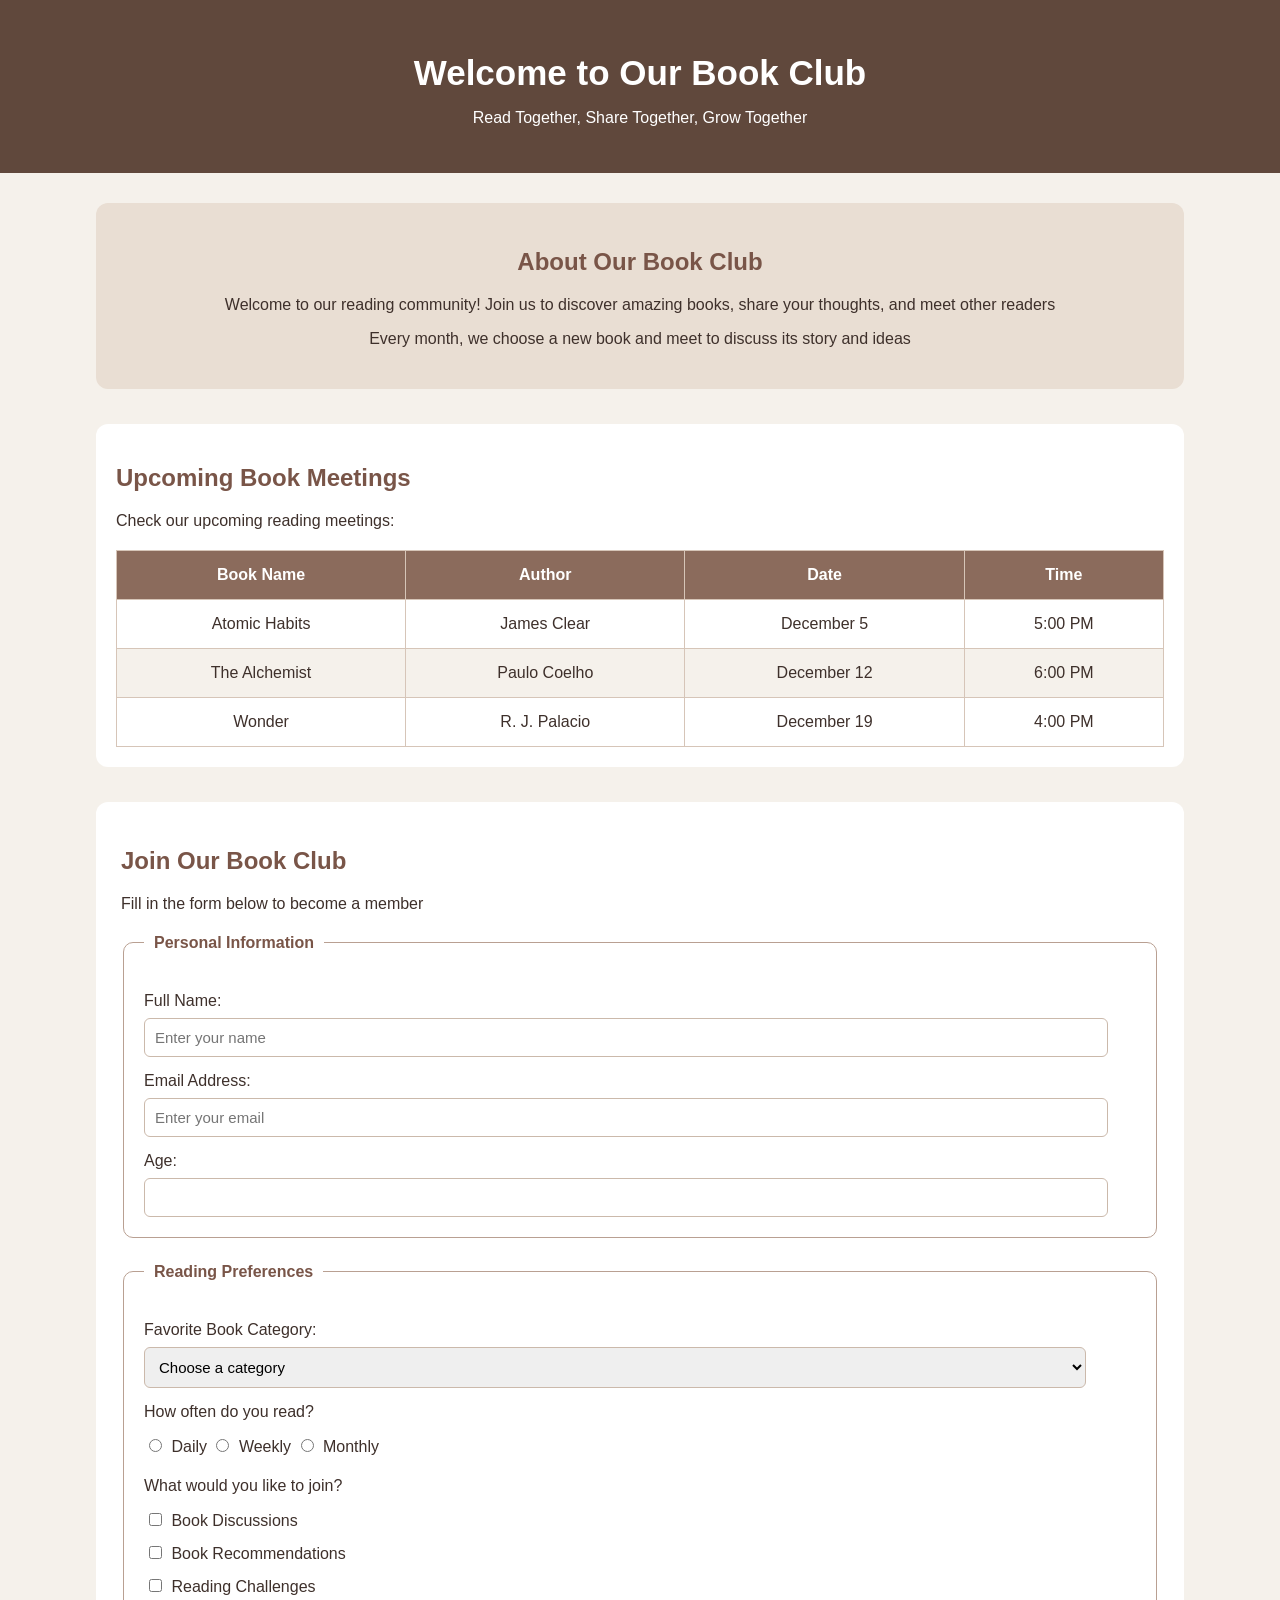
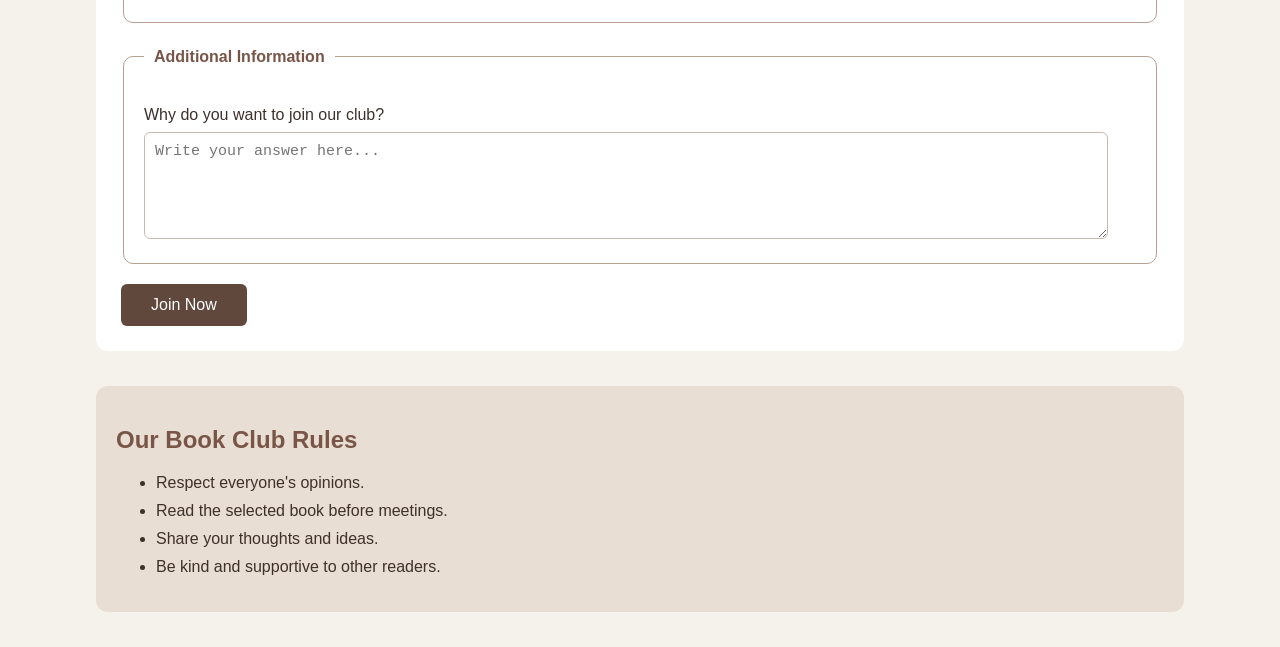
<file: book-club.html>
<!DOCTYPE html>
<html lang="en">

<head>
    <meta charset="UTF-8">
    <meta name="viewport" content="width=device-width, initial-scale=1.0">
    <title>Book Club</title>
    <link rel="stylesheet" href="club.css">

</head>

<body>

    <header>
        <h1>Welcome to Our Book Club</h1>
        <p>Read Together, Share Together, Grow Together</p>
    </header>

    <main>

        <section class="intro">

            <h2>About Our Book Club</h2>

            <p>
                Welcome to our reading community!
                Join us to discover amazing books,
                share your thoughts, and meet other readers
            </p>

            <p>
                Every month, we choose a new book
                and meet to discuss its story and ideas
            </p>

        </section>

        <section class="meeting-table">

            <h2>Upcoming Book Meetings</h2>

            <p>Check our upcoming reading meetings:</p>

            <table>

                <thead>
                    <tr>
                        <th>Book Name</th>
                        <th>Author</th>
                        <th>Date</th>
                        <th>Time</th>
                    </tr>
                </thead>

                <tbody>

                    <tr>
                        <td>Atomic Habits</td>
                        <td>James Clear</td>
                        <td>December 5</td>
                        <td>5:00 PM</td>
                    </tr>

                    <tr>
                        <td>The Alchemist</td>
                        <td>Paulo Coelho</td>
                        <td>December 12</td>
                        <td>6:00 PM</td>
                    </tr>

                    <tr>
                        <td>Wonder</td>
                        <td>R. J. Palacio</td>
                        <td>December 19</td>
                        <td>4:00 PM</td>
                    </tr>

                </tbody>

            </table>

        </section>

        <section class="join">

            <h2>Join Our Book Club</h2>
            <p>Fill in the form below to become a member</p>

            <form>
                <fieldset>

                    <legend>Personal Information</legend>

                    <label for="name">Full Name:</label>
                    <input type="text" id="name"
                           placeholder="Enter your name" required>

                    <label for="email">Email Address:</label>
                    <input type="email" id="email"
                           placeholder="Enter your email" required>

                    <label for="age">Age:</label>
                    <input type="number" id="age"
                           min="13" max="100">

                </fieldset>
                <fieldset>

                    <legend>Reading Preferences</legend>

                    <label for="category">
                        Favorite Book Category:
                    </label>

                    <select id="category" required>

                        <option value="">Choose a category</option>
                        <option>Romance</option>
                        <option>Mystery</option>
                        <option>Fantasy</option>
                        <option>Science Fiction</option>
                        <option>Self Development</option>

                    </select>

                    <label>How often do you read?</label>
                    <input type="radio" name="reading" value="daily">
                    Daily
                    <input type="radio" name="reading" value="weekly">
                    Weekly
                    <input type="radio" name="reading" value="monthly">
                    Monthly


                    <label>What would you like to join?</label>

                    <input type="checkbox" name="activity" value="meetings">
                    Book Discussions

                    <br>

                    <input type="checkbox" name="activity" value="recommendations">
                    Book Recommendations

                    <br>

                    <input type="checkbox" name="activity" value="reading">
                    Reading Challenges

                </fieldset>


                <fieldset>

                    <legend>Additional Information</legend>

                    <label for="reason">
                        Why do you want to join our club?
                    </label>

                    <textarea id="reason" rows="5"
                              placeholder="Write your answer here..."></textarea>

                </fieldset>

                <button type="submit">Join Now</button>

            </form>

        </section>

        <aside class="rules">

            <h2>Our Book Club Rules</h2>

            <ul>
                <li>Respect everyone's opinions.</li>
                <li>Read the selected book before meetings.</li>
                <li>Share your thoughts and ideas.</li>
                <li>Be kind and supportive to other readers.</li>
            </ul>

        </aside>

    </main>

</body>
</html>
</file>
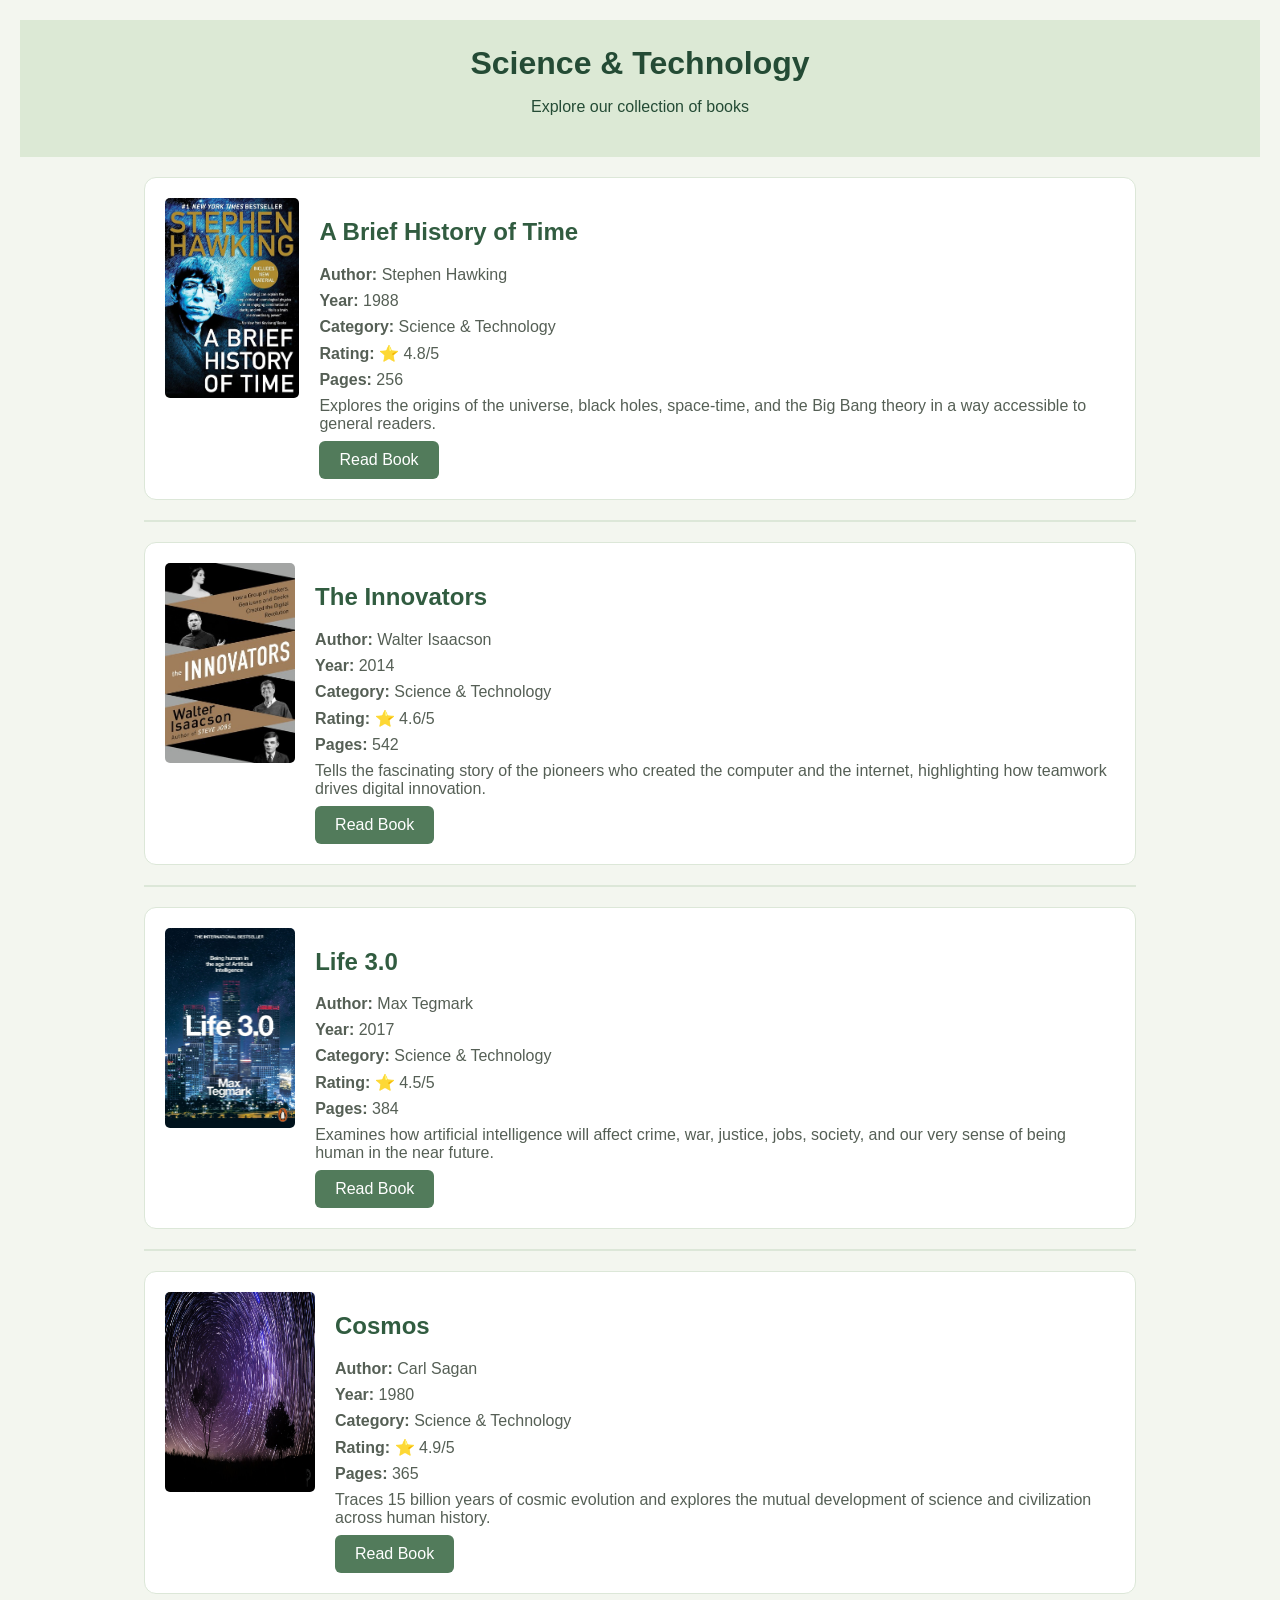
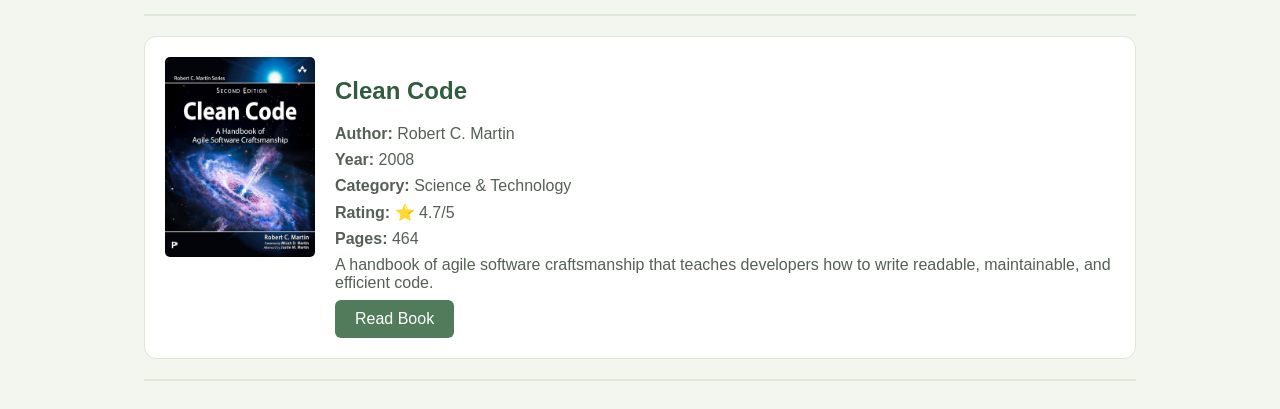
<file: tech.html>
<!DOCTYPE html>
<html lang="en">
<head>
    <meta charset="UTF-8">
    <meta name="viewport" content="width=device-width, initial-scale=1.0">
    <title>Science & Technology</title>
    <link rel="stylesheet" href="CSS-file/style.css">
</head>
<body>
   <header>
    <h1>Science & Technology</h1>
    <p>Explore our collection of books</p>
   </header>

   <main>

    <section class="Book">
        <img src="images/book1.jpeg" alt="A Brief History of Time">
        <div class="details">
            <h2>A Brief History of Time</h2>
                <p><strong>Author:</strong> Stephen Hawking</p>
                <p><strong>Year:</strong> 1988</p>
                <p><strong>Category:</strong> Science & Technology</p>
                <p><strong>Rating:</strong> ⭐ 4.8/5</p>
                <p><strong>Pages:</strong> 256</p>
                <p class="description">
                    Explores the origins of the universe, black holes, space-time, and the Big Bang theory in a way accessible to general readers.
                </p>
                <a href="###">Read Book</a>
        </div>
    </section>
    <hr>

    <section class="Book">
        <img src="images/book2.jpeg" alt="The Innovators">
        <div class="details">
            <h2>The Innovators</h2>
                <p><strong>Author:</strong> Walter Isaacson</p>
                <p><strong>Year:</strong> 2014</p>
                <p><strong>Category:</strong> Science & Technology</p>
                <p><strong>Rating:</strong> ⭐ 4.6/5</p>
                <p><strong>Pages:</strong> 542</p>
                <p class="description">
                    Tells the fascinating story of the pioneers who created the computer and the internet, highlighting how teamwork drives digital innovation.
                </p>
                <a href="###">Read Book</a>
        </div>
    </section>
    <hr>

    <section class="Book">
        <img src="images/book3.jpeg" alt="Life 3.0">
        <div class="details">
            <h2>Life 3.0</h2>
                <p><strong>Author:</strong> Max Tegmark</p>
                <p><strong>Year:</strong> 2017</p>
                <p><strong>Category:</strong> Science & Technology</p>
                <p><strong>Rating:</strong> ⭐ 4.5/5</p>
                <p><strong>Pages:</strong> 384</p>
                <p class="description">
                    Examines how artificial intelligence will affect crime, war, justice, jobs, society, and our very sense of being human in the near future.
                </p>
                <a href="###">Read Book</a>
        </div>
    </section>
    <hr>

    <section class="Book">
        <img src="images/book4.jpeg" alt="Cosmos">
        <div class="details">
            <h2>Cosmos</h2>
                <p><strong>Author:</strong> Carl Sagan</p>
                <p><strong>Year:</strong> 1980</p>
                <p><strong>Category:</strong> Science & Technology</p>
                <p><strong>Rating:</strong> ⭐ 4.9/5</p>
                <p><strong>Pages:</strong> 365</p>
                <p class="description">
                    Traces 15 billion years of cosmic evolution and explores the mutual development of science and civilization across human history.
                </p>
                <a href="###">Read Book</a>
        </div>
    </section>
    <hr>

    <section class="Book">
        <img src="images/book5.jpeg" alt="Clean Code">
        <div class="details">
            <h2>Clean Code</h2>
                <p><strong>Author:</strong> Robert C. Martin</p>
                <p><strong>Year:</strong> 2008</p>
                <p><strong>Category:</strong> Science & Technology</p>
                <p><strong>Rating:</strong> ⭐ 4.7/5</p>
                <p><strong>Pages:</strong> 464</p>
                <p class="description">
                    A handbook of agile software craftsmanship that teaches developers how to write readable, maintainable, and efficient code.
                </p>
                <a href="###">Read Book</a>
        </div>
    </section>
    <hr>

   </main>
    
</body>
</html>
</file>
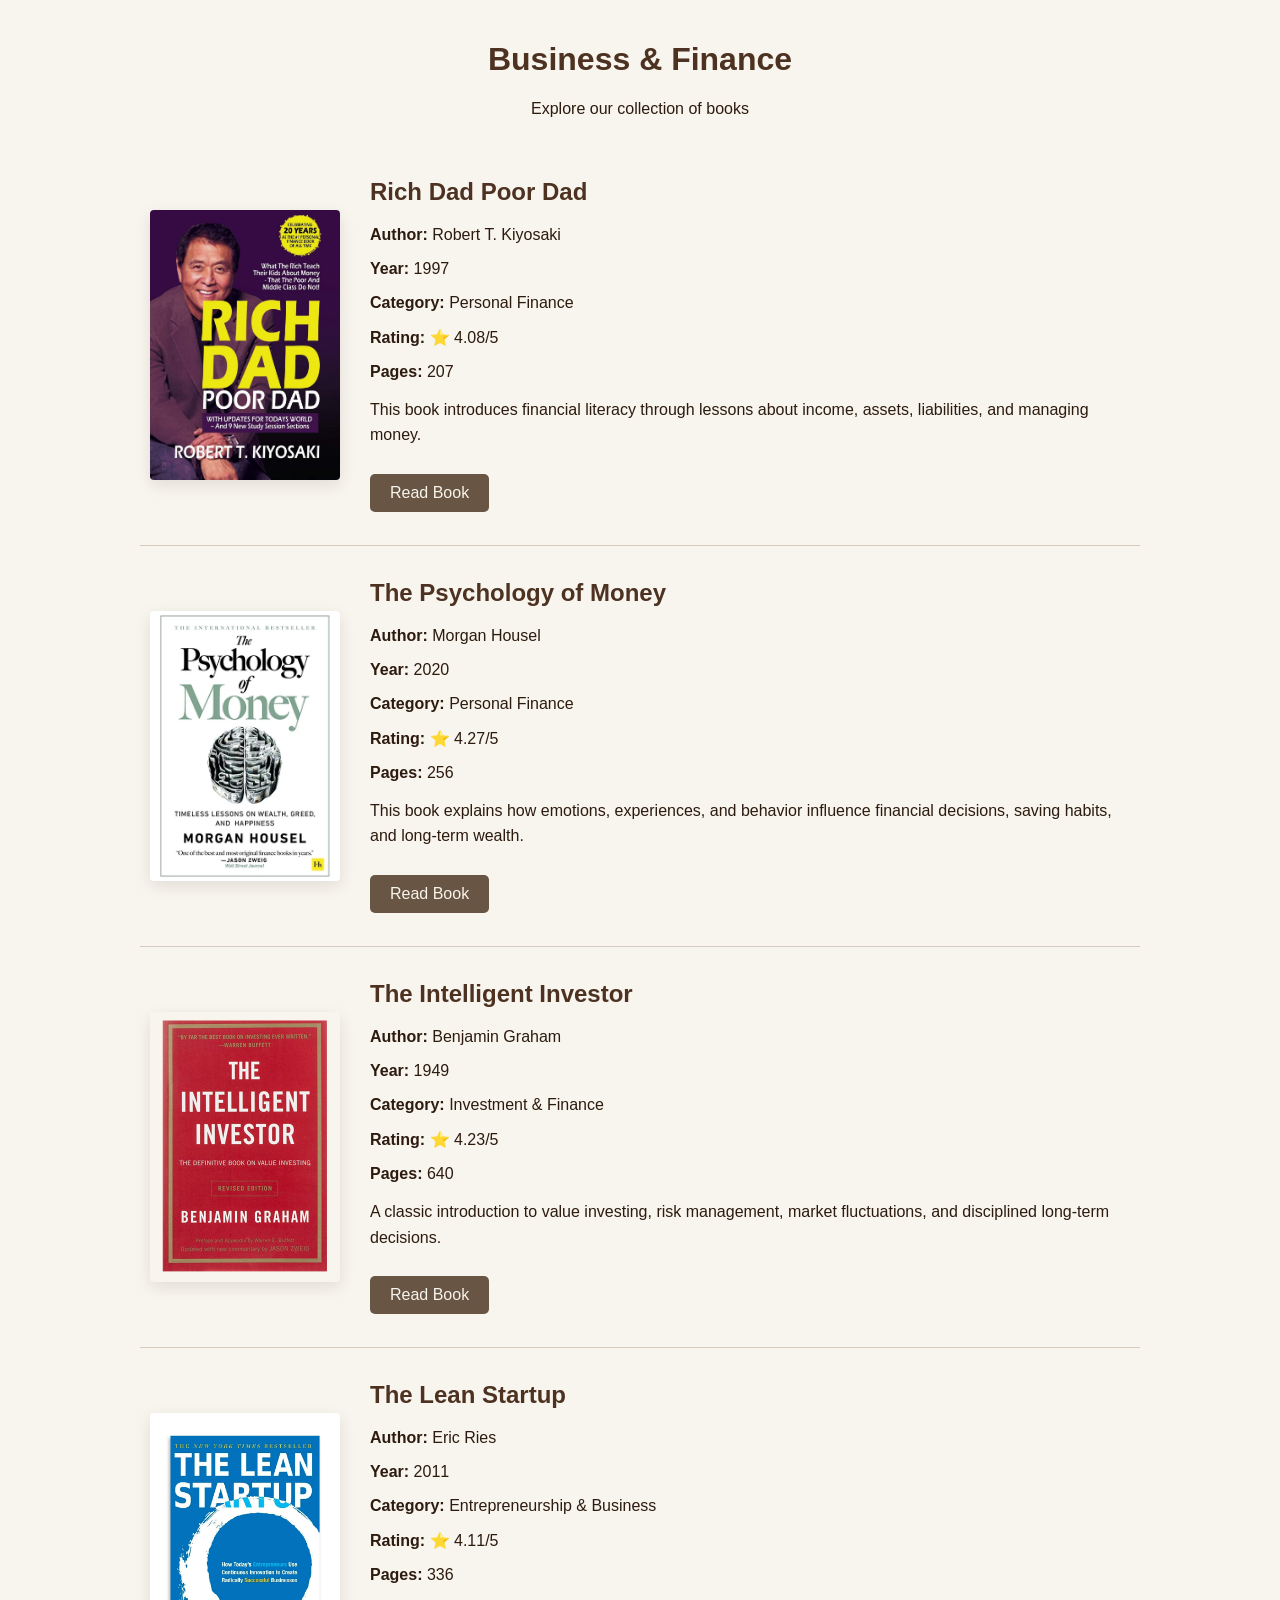
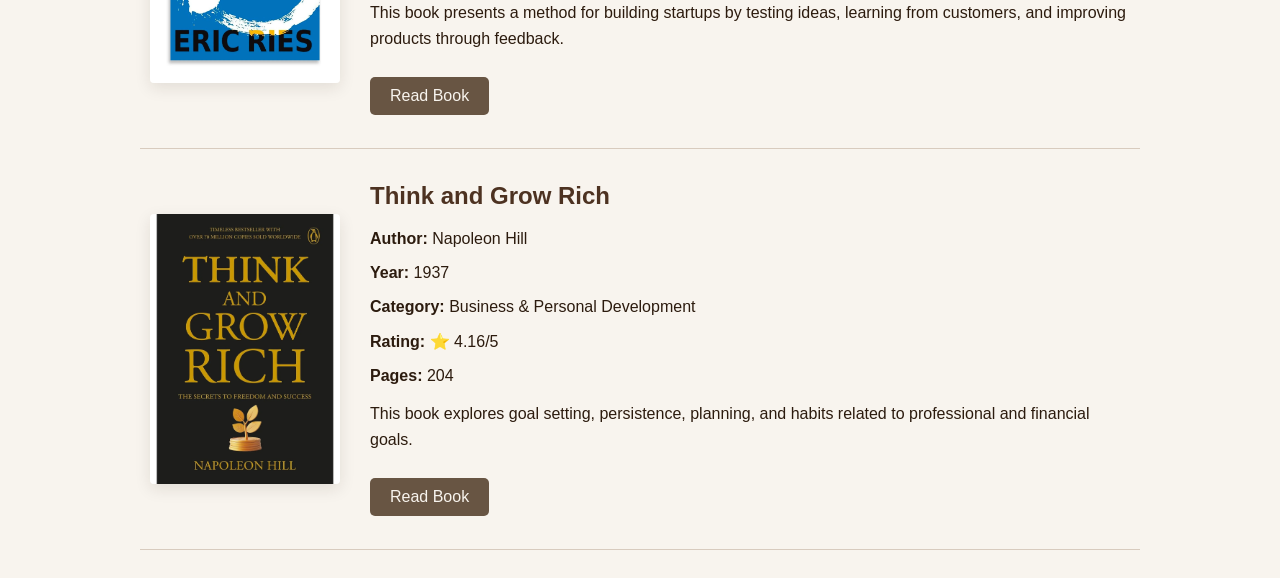
<file: pages/business-finance.html>
<!DOCTYPE html>
<html lang="en">
<head>
    <meta charset="UTF-8">
    <meta name="viewport" content="width=device-width, initial-scale=1.0">
    <title>Business & Finance</title>
    <link rel="stylesheet" href="business-finance.css">
</head>
<body>
   <header>
    <h1>Business & Finance</h1>
    <p>Explore our collection of books</p>
   </header>

   <main>

    <section class="Book">
        <img src="./Rich Dad Poor Dad.jpg" alt="Rich Dad Poor Dad">
        <div class="details">
            <h2>Rich Dad Poor Dad</h2>
                <p><strong>Author:</strong> Robert T. Kiyosaki</p>
                <p><strong>Year:</strong> 1997</p>
                <p><strong>Category:</strong> Personal Finance</p>
                <p><strong>Rating:</strong> ⭐ 4.08/5</p>
                <p><strong>Pages:</strong> 207</p>
                <p class="description">
                    This book introduces financial literacy through lessons about income,
                    assets, liabilities, and managing money.
                </p>
                <a href="https://www.richdad.com/products/books/rich-dad-poor-dad/" target="_blank" rel="noopener">Read Book</a>
        </div>

    </section>
    <hr>

     <section class="Book">
        <img src="./The Psychology of Money.webp" alt="The Psychology of Money">
        <div class="details">
            <h2>The Psychology of Money</h2>
                <p><strong>Author:</strong> Morgan Housel</p>
                <p><strong>Year:</strong> 2020</p>
                <p><strong>Category:</strong> Personal Finance</p>
                <p><strong>Rating:</strong> ⭐ 4.27/5</p>
                <p><strong>Pages:</strong> 256</p>
                <p class="description">
                    This book explains how emotions, experiences, and behavior influence
                    financial decisions, saving habits, and long-term wealth.
                </p>
                <a href="https://www.panmacmillan.com/authors/morgan-housel/the-psychology-of-money/9780857197689" target="_blank" rel="noopener">Read Book</a>
        </div>

    </section>
    <hr>

     <section class="Book">
        <img src="./The Intelligent Investor.webp" alt="The Intelligent Investor">
        <div class="details">
            <h2>The Intelligent Investor</h2>
                <p><strong>Author:</strong> Benjamin Graham</p>
                <p><strong>Year:</strong> 1949</p>
                <p><strong>Category:</strong> Investment & Finance</p>
                <p><strong>Rating:</strong> ⭐ 4.23/5</p>
                <p><strong>Pages:</strong> 640</p>
                <p class="description">
                    A classic introduction to value investing, risk management, market
                    fluctuations, and disciplined long-term decisions.
                </p>
                <a href="https://books.google.com/books/about/The_Intelligent_Investor.html?id=779fQgAACAAJ" target="_blank" rel="noopener">Read Book</a>
        </div>

    </section>
    <hr>

     <section class="Book">
        <img src="./The Lean Startup.webp" alt="The Lean Startup">
        <div class="details">
            <h2>The Lean Startup</h2>
                <p><strong>Author:</strong> Eric Ries</p>
                <p><strong>Year:</strong> 2011</p>
                <p><strong>Category:</strong> Entrepreneurship & Business</p>
                <p><strong>Rating:</strong> ⭐ 4.11/5</p>
                <p><strong>Pages:</strong> 336</p>
                <p class="description">
                    This book presents a method for building startups by testing ideas,
                    learning from customers, and improving products through feedback.
                </p>
                <a href="https://www.penguinrandomhouse.com/books/210088/the-lean-startup-by-eric-ries/" target="_blank" rel="noopener">Read Book</a>
        </div>

    </section>
    <hr>

     <section class="Book">
        <img src="./Think and Grow Rich.webp" alt="Think and Grow Rich">
        <div class="details">
            <h2>Think and Grow Rich</h2>
                <p><strong>Author:</strong> Napoleon Hill</p>
                <p><strong>Year:</strong> 1937</p>
                <p><strong>Category:</strong> Business & Personal Development</p>
                <p><strong>Rating:</strong> ⭐ 4.16/5</p>
                <p><strong>Pages:</strong> 204</p>
                <p class="description">
                    This book explores goal setting, persistence, planning, and habits
                    related to professional and financial goals.
                </p>
                <a href="https://www.simonandschuster.com/books/Think-and-Grow-Rich/Napoleon-Hill/9798880923243" target="_blank" rel="noopener">Read Book</a>
        </div>

    </section>
    <hr>
   </main>

</body>
   </html>
</file>
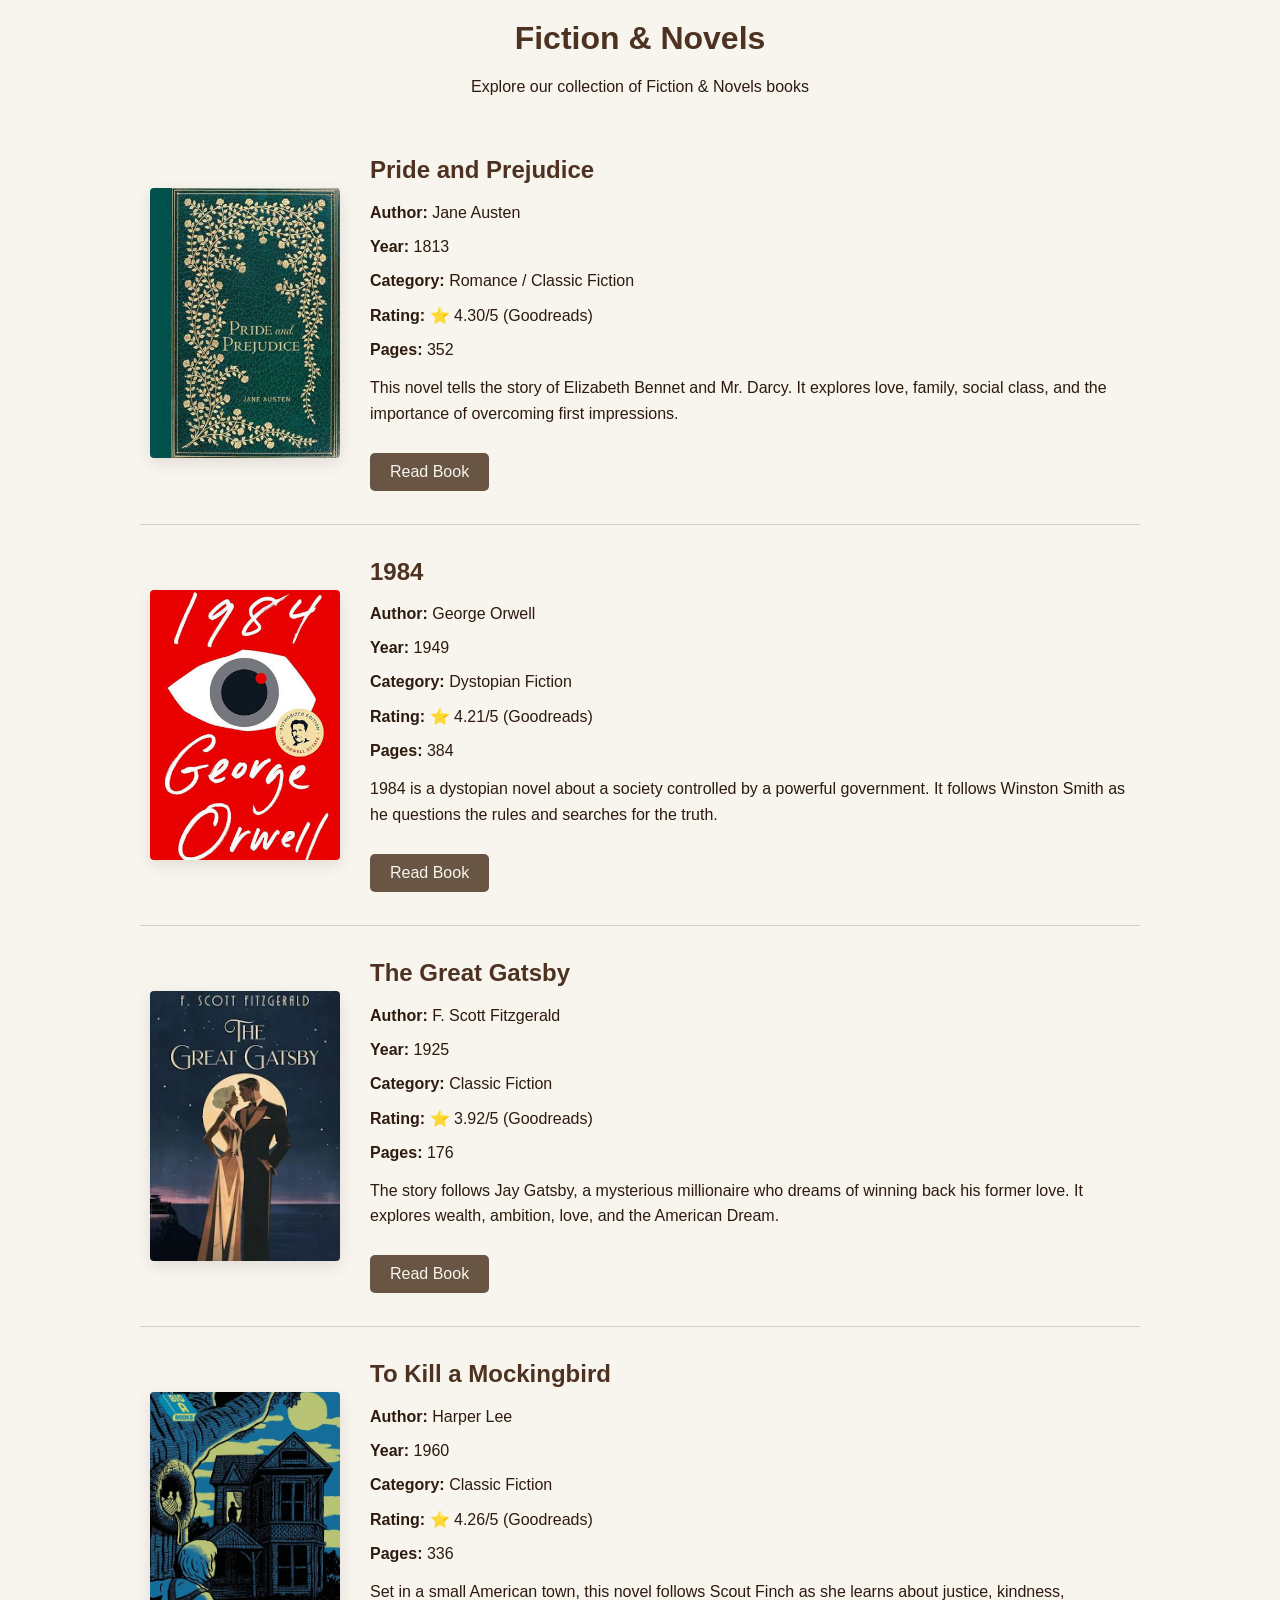
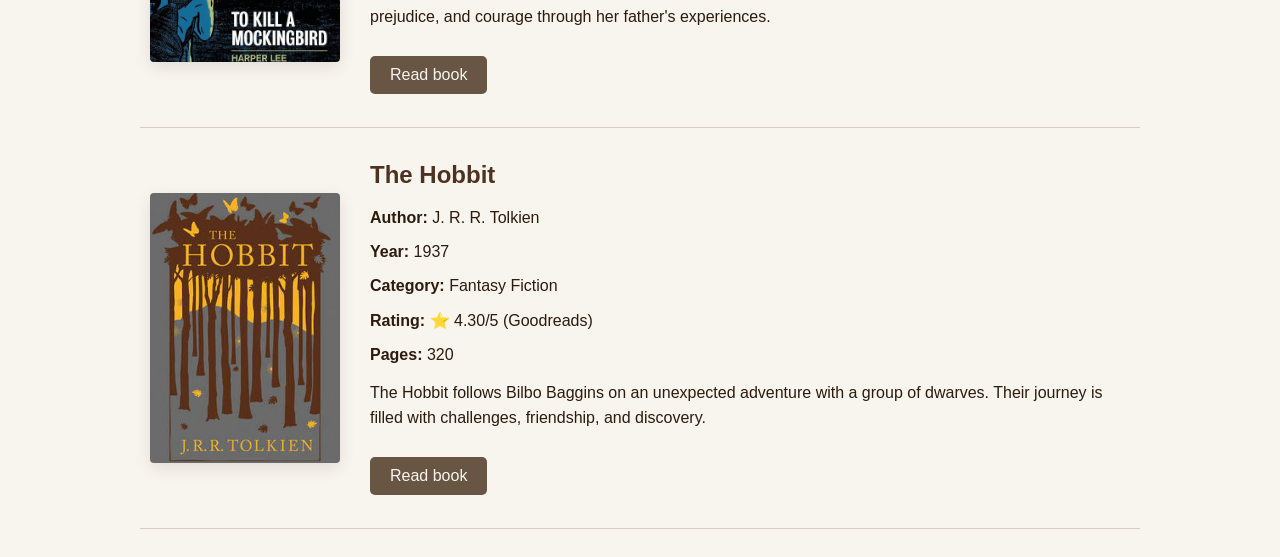
<file: pages/fiction.html>
<! DOCTYPE html>
<html lang="en">
<head>
<meta charset="UTF-8">
<meta name="viewport" content="width=device-width, initial-scale=1.0">
<title>Fiction & Novels</title>
<link rel="stylesheet" href="fiction.css">
</head>
<body>
<header >
<h1>Fiction & Novels</h1>
<p>Explore our collection of Fiction & Novels books</p>
</header>
<main>
<section class="Book">
    <img src="./pride-and-prejudice.jpg.jpg" alt="Pride and Prejudice book cover">
    <div class="details">
        <h2>Pride and Prejudice</h2>
        <p><strong>Author:</strong> Jane Austen</p>
        <p><strong>Year:</strong> 1813</p>
        <p><strong>Category:</strong> Romance / Classic Fiction</p>
        <p><strong>Rating:</strong> ⭐ 4.30/5 (Goodreads)</p>
        <p><strong>Pages:</strong> 352</p>
        <p class="description">
            This novel tells the story of Elizabeth Bennet and Mr. Darcy.
            It explores love, family, social class, and the importance of
            overcoming first impressions.
        </p>
        <a href="https://www.penguinrandomhouse.com/books/604939/pride-and-prejudice-by-jane-austen/">
            Read Book
        </a>
    </div>
</section>
<hr>

<!-- Book 2 -->
<section class="Book">
    <img src="./1984-george-orwell.jpg.jpg" alt="1984 book cover">
    <div class="details">
        <h2>1984</h2>
        <p><strong>Author:</strong> George Orwell</p>
        <p><strong>Year:</strong> 1949</p>
        <p><strong>Category:</strong> Dystopian Fiction</p>
        <p><strong>Rating:</strong> ⭐ 4.21/5 (Goodreads)</p>
        <p><strong>Pages:</strong> 384</p>
        <p class="description">
            1984 is a dystopian novel about a society controlled by
            a powerful government. It follows Winston Smith as he
            questions the rules and searches for the truth.
        </p>
        <a href="https://www.penguinrandomhouse.com/books/326569/1984-by-george-orwell-with-a-foreword-by-thomas-pynchon/">
            Read Book
        </a>
    </div>
</section>
<hr>

<!-- Book 3 -->
<section class="Book">
    <img src="./the-great-gatsby.jpg.jpg" alt="The Great Gatsby book cover">
    <div class="details">
        <h2>The Great Gatsby</h2>
        <p><strong>Author:</strong> F. Scott Fitzgerald</p>
        <p><strong>Year:</strong> 1925</p>
        <p><strong>Category:</strong> Classic Fiction</p>
        <p><strong>Rating:</strong> ⭐ 3.92/5 (Goodreads)</p>
        <p><strong>Pages:</strong> 176</p>
        <p class="description">
            The story follows Jay Gatsby, a mysterious millionaire
            who dreams of winning back his former love. It explores
            wealth, ambition, love, and the American Dream.
        </p>
        <a href="https://www.simonandschuster.com/books/The-Great-Gatsby/F-Scott-Fitzgerald/9780684830421">
            Read Book
        </a>
    </div>
</section>
<hr>

<!-- Book 4 -->
<section class="Book">
    <img src="./to-kill-a-mockingbird.jpg" alt="To Kill a Mockingbird book cover">
    <div class="details">
        <h2>To Kill a Mockingbird</h2>
        <p><strong>Author:</strong> Harper Lee</p>
        <p><strong>Year:</strong> 1960</p>
        <p><strong>Category:</strong> Classic Fiction</p>
        <p><strong>Rating:</strong> ⭐ 4.26/5 (Goodreads)</p>
        <p><strong>Pages:</strong> 336</p>
        <p class="description">
            Set in a small American town, this novel follows Scout
            Finch as she learns about justice, kindness, prejudice,
            and courage through her father's experiences.
        </p>
        <a href="https://www.littlebrownlibrary.com/">
            Read book
        </a>
    </div>
</section>
<hr>

<!-- Book 5 -->
<section class="Book">
    <img src="./the-hobbit-jpg.jpg" alt="The Hobbit book cover">
    <div class="details">
        <h2>The Hobbit</h2>
        <p><strong>Author:</strong> J. R. R. Tolkien</p>
        <p><strong>Year:</strong> 1937</p>
        <p><strong>Category:</strong> Fantasy Fiction</p>
        <p><strong>Rating:</strong> ⭐ 4.30/5 (Goodreads)</p>
        <p><strong>Pages:</strong> 320</p>
        <p class="description">
            The Hobbit follows Bilbo Baggins on an unexpected
            adventure with a group of dwarves. Their journey is
            filled with challenges, friendship, and discovery.
        </p>
        <a href="http://www.penguinrandomhouse.com/books/179206/the-hobbit-by-jrr-tolkien">
            Read book
        </a>
    </div>
</section>
<hr>
</main>
</body>
</html>
</file>
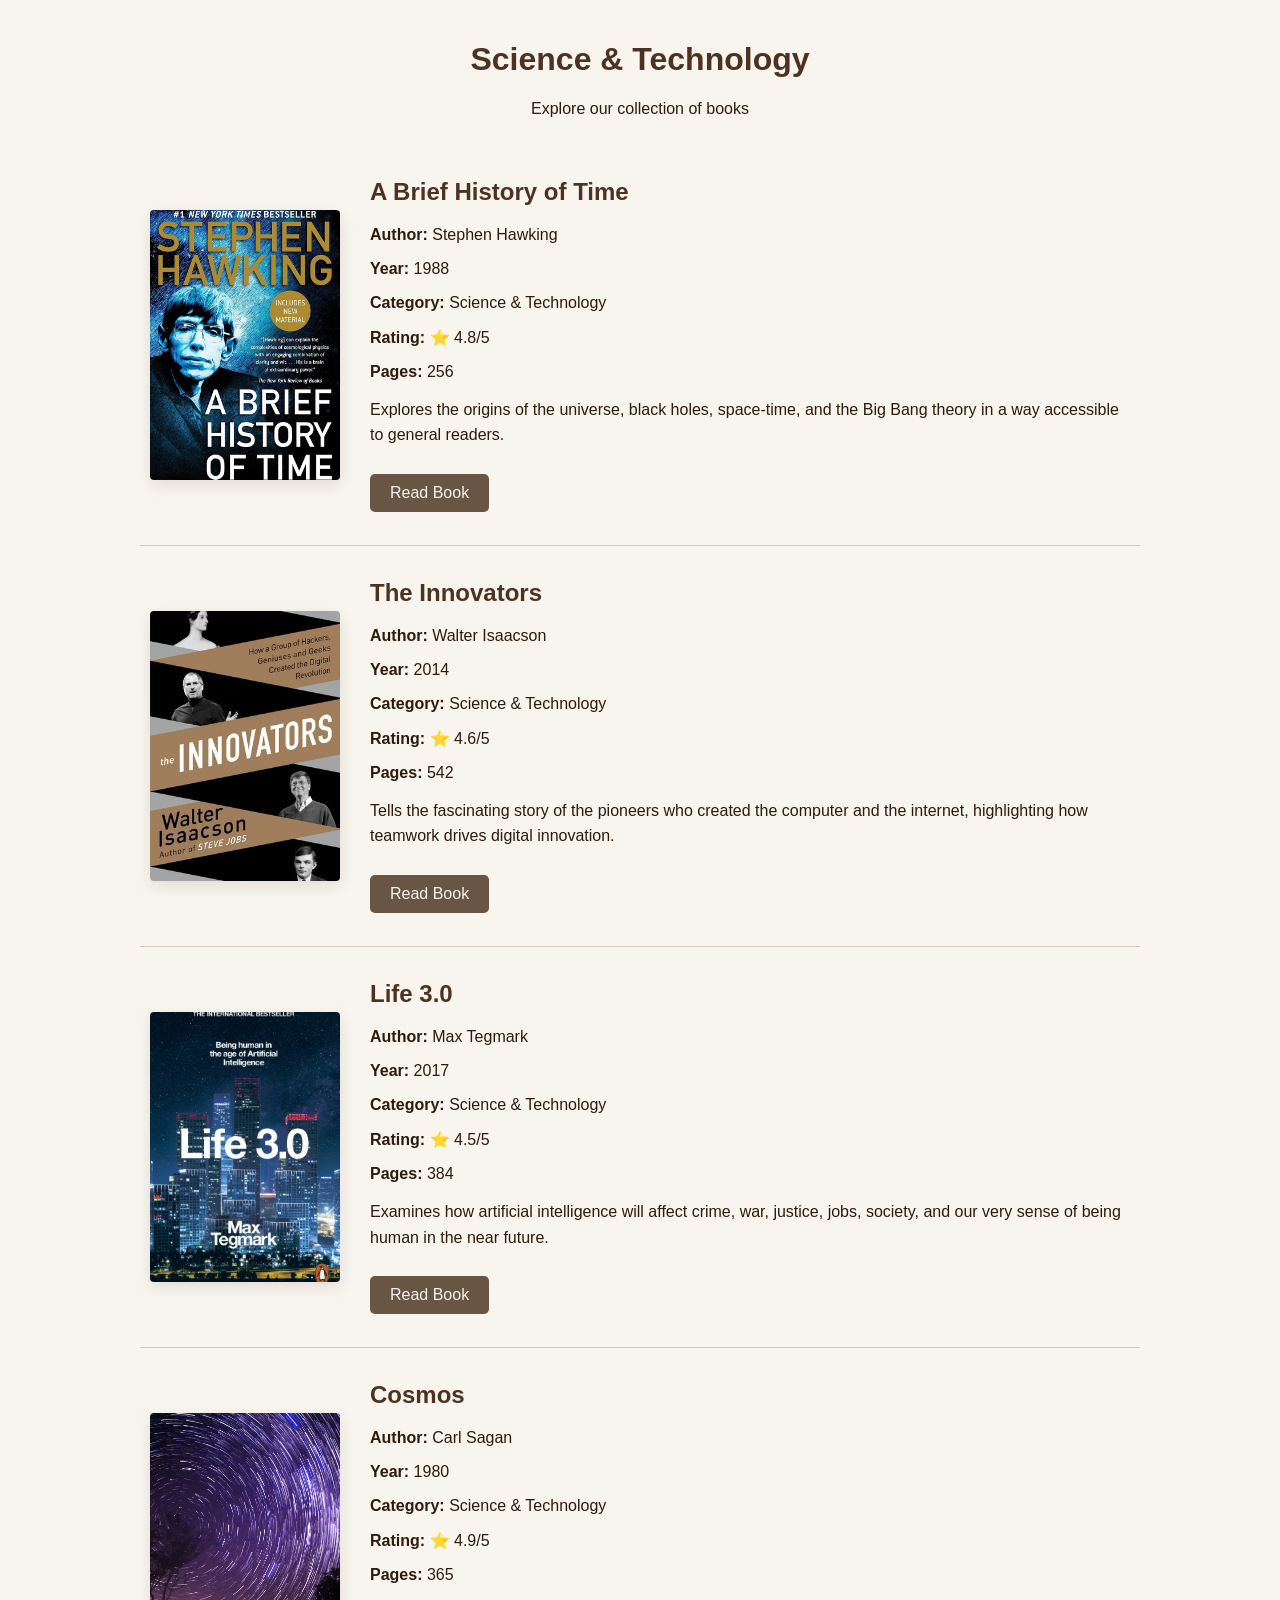
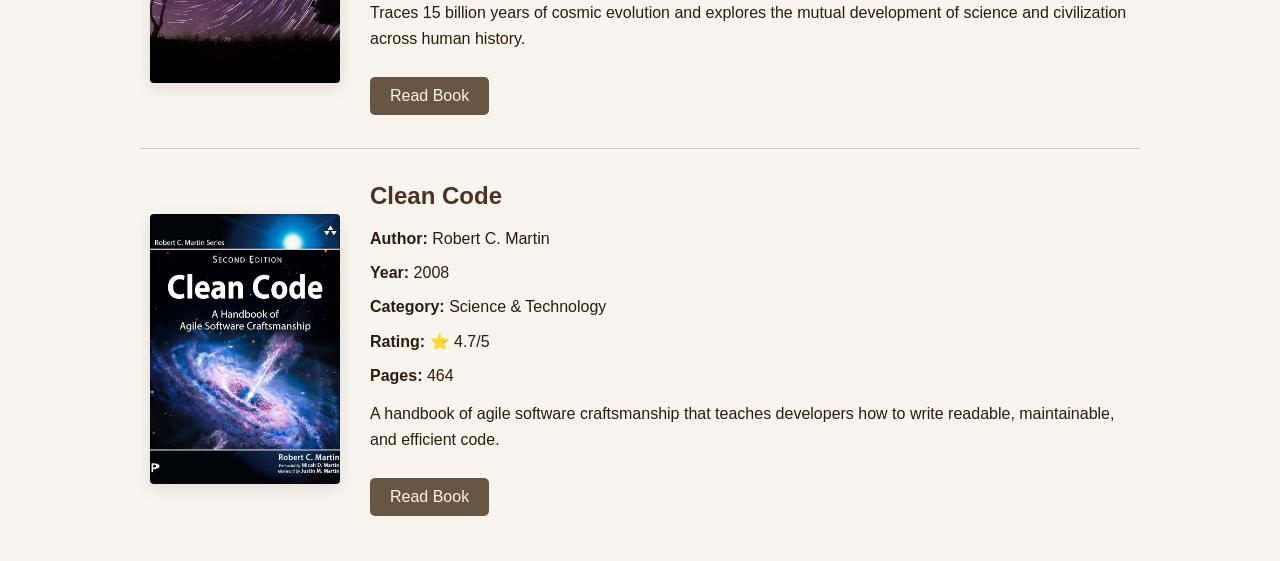
<file: pages/science.html>
<!DOCTYPE html>
<html lang="en">
<head>
    <meta charset="UTF-8">
    <meta name="viewport" content="width=device-width, initial-scale=1.0">
    <title>Science & Technology</title>
    <link rel="stylesheet" href="business-finance.css">
</head>
<body>
   <header>
    <h1>Science & Technology</h1>
    <p>Explore our collection of books</p>
   </header>

   <main>

    <section class="Book">
        <img src="images/book1.jpeg" alt="A Brief History of Time">
        <div class="details">
            <h2>A Brief History of Time</h2>
            <p><strong>Author:</strong> Stephen Hawking</p>
            <p><strong>Year:</strong> 1988</p>
            <p><strong>Category:</strong> Science & Technology</p>
            <p><strong>Rating:</strong> ⭐ 4.8/5</p>
            <p><strong>Pages:</strong> 256</p>
            <p class="description">
                Explores the origins of the universe, black holes, space-time, and the Big Bang theory in a way accessible to general readers.
            </p>
            <a href="https://www.goodreads.com/book/show/3869.A_Brief_History_of_Time" target="_blank">Read Book</a>
        </div>
    </section>
    <hr>

    <section class="Book">
        <img src="images/book2.jpeg" alt="The Innovators">
        <div class="details">
            <h2>The Innovators</h2>
            <p><strong>Author:</strong> Walter Isaacson</p>
            <p><strong>Year:</strong> 2014</p>
            <p><strong>Category:</strong> Science & Technology</p>
            <p><strong>Rating:</strong> ⭐ 4.6/5</p>
            <p><strong>Pages:</strong> 542</p>
            <p class="description">
                Tells the fascinating story of the pioneers who created the computer and the internet, highlighting how teamwork drives digital innovation.
            </p>
            <a href="https://www.goodreads.com/book/show/21856367-the-innovators" target="_blank">Read Book</a>
        </div>
    </section>
    <hr>

    <section class="Book">
        <img src="images/book3.jpeg" alt="Life 3.0">
        <div class="details">
            <h2>Life 3.0</h2>
            <p><strong>Author:</strong> Max Tegmark</p>
            <p><strong>Year:</strong> 2017</p>
            <p><strong>Category:</strong> Science & Technology</p>
            <p><strong>Rating:</strong> ⭐ 4.5/5</p>
            <p><strong>Pages:</strong> 384</p>
            <p class="description">
                Examines how artificial intelligence will affect crime, war, justice, jobs, society, and our very sense of being human in the near future.
            </p>
            <a href="https://www.goodreads.com/book/show/34272565-life-3-0" target="_blank">Read Book</a>
        </div>
    </section>
    <hr>

    <section class="Book">
        <img src="images/book4.jpeg" alt="Cosmos">
        <div class="details">
            <h2>Cosmos</h2>
            <p><strong>Author:</strong> Carl Sagan</p>
            <p><strong>Year:</strong> 1980</p>
            <p><strong>Category:</strong> Science & Technology</p>
            <p><strong>Rating:</strong> ⭐ 4.9/5</p>
            <p><strong>Pages:</strong> 365</p>
            <p class="description">
                Traces 15 billion years of cosmic evolution and explores the mutual development of science and civilization across human history.
            </p>
            <a href="https://www.goodreads.com/book/show/55030.Cosmos" target="_blank">Read Book</a>
        </div>
    </section>
    <hr>

    <section class="Book">
        <img src="images/book5.jpeg" alt="Clean Code">
        <div class="details">
            <h2>Clean Code</h2>
            <p><strong>Author:</strong> Robert C. Martin</p>
            <p><strong>Year:</strong> 2008</p>
            <p><strong>Category:</strong> Science & Technology</p>
            <p><strong>Rating:</strong> ⭐ 4.7/5</p>
            <p><strong>Pages:</strong> 464</p>
            <p class="description">
                A handbook of agile software craftsmanship that teaches developers how to write readable, maintainable, and efficient code.
            </p>
            <a href="https://www.goodreads.com/book/show/3735293-clean-code" target="_blank">Read Book</a>
        </div>
    </section>

   </main>
    
</body>
</html>
</file>
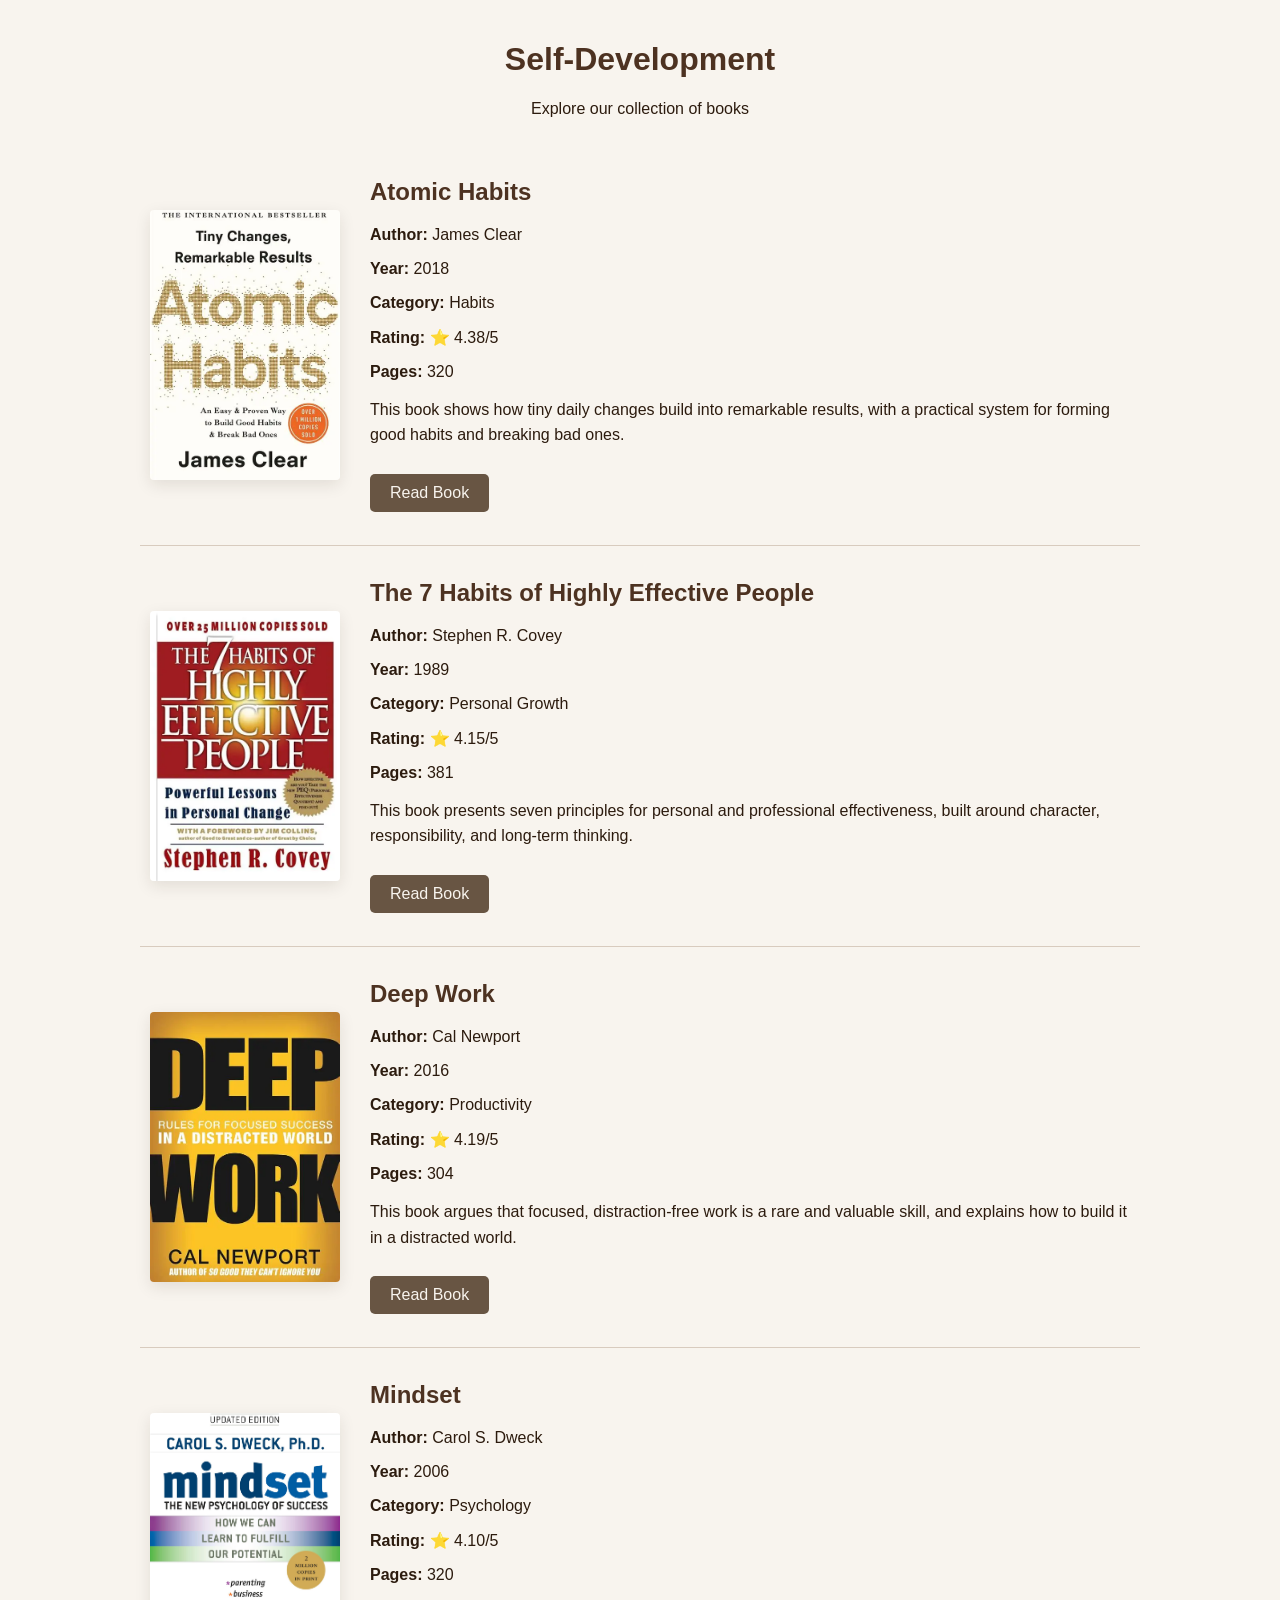
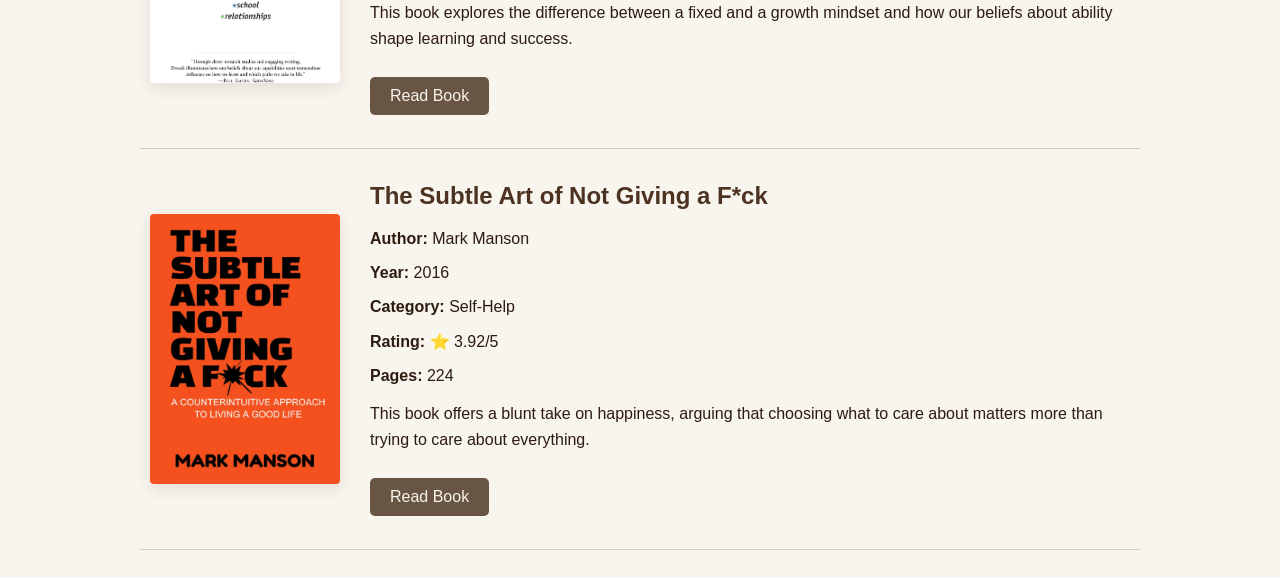
<file: pages/self-development.html>
<!DOCTYPE html>
<html lang="en">
<head>
    <meta charset="UTF-8">
    <meta name="viewport" content="width=device-width, initial-scale=1.0">
    <title>Self-Development</title>
    <link rel="stylesheet" href="self-development.css">
</head>
<body>
   <header>
    <h1>Self-Development</h1>
    <p>Explore our collection of books</p>
   </header>

   <main>

    <section class="Book">
        <!-- Replace this div with: <img src="../images/FILE-NAME.jpg" alt="Atomic Habits"> -->
        <img src="./Atomic Habits.webp" alt="Atomic Habits">
        <div class="details">
            <h2>Atomic Habits</h2>
                <p><strong>Author:</strong> James Clear</p>
                <p><strong>Year:</strong> 2018</p>
                <p><strong>Category:</strong> Habits</p>
                <p><strong>Rating:</strong> ⭐ 4.38/5</p>
                <p><strong>Pages:</strong> 320</p>
                <p class="description">
                    This book shows how tiny daily changes build into remarkable results, with a practical system for forming good habits and breaking bad ones.
                </p>
                <a href="https://jamesclear.com/atomic-habits" target="_blank" rel="noopener">Read Book</a>
        </div>
    </section>
    <hr>

    <section class="Book">
        <!-- Replace this div with: <img src="../images/FILE-NAME.jpg" alt="The 7 Habits of Highly Effective People"> -->
        <img src="./The 7 Habits of Highly Effective People.webp" alt="The 7 Habits of Highly Effective People">
        <div class="details">
            <h2>The 7 Habits of Highly Effective People</h2>
                <p><strong>Author:</strong> Stephen R. Covey</p>
                <p><strong>Year:</strong> 1989</p>
                <p><strong>Category:</strong> Personal Growth</p>
                <p><strong>Rating:</strong> ⭐ 4.15/5</p>
                <p><strong>Pages:</strong> 381</p>
                <p class="description">
                    This book presents seven principles for personal and professional effectiveness, built around character, responsibility, and long-term thinking.
                </p>
                <a href="https://www.franklincovey.com/7-habits-book/" target="_blank" rel="noopener">Read Book</a>
        </div>
    </section>
    <hr>

    <section class="Book">
        <!-- Replace this div with: <img src="../images/FILE-NAME.jpg" alt="Deep Work"> -->
        <img src="./Deep Work.webp" alt="Deep Work">
        <div class="details">
            <h2>Deep Work</h2>
                <p><strong>Author:</strong> Cal Newport</p>
                <p><strong>Year:</strong> 2016</p>
                <p><strong>Category:</strong> Productivity</p>
                <p><strong>Rating:</strong> ⭐ 4.19/5</p>
                <p><strong>Pages:</strong> 304</p>
                <p class="description">
                    This book argues that focused, distraction-free work is a rare and valuable skill, and explains how to build it in a distracted world.
                </p>
                <a href="https://calnewport.com/deep-work-rules-for-focused-success-in-a-distracted-world/" target="_blank" rel="noopener">Read Book</a>
        </div>
    </section>
    <hr>

    <section class="Book">
        <!-- Replace this div with: <img src="../images/FILE-NAME.jpg" alt="Mindset"> -->
        <img src="./mindset.jpg" alt="Mindset">
        <div class="details">
            <h2>Mindset</h2>
                <p><strong>Author:</strong> Carol S. Dweck</p>
                <p><strong>Year:</strong> 2006</p>
                <p><strong>Category:</strong> Psychology</p>
                <p><strong>Rating:</strong> ⭐ 4.10/5</p>
                <p><strong>Pages:</strong> 320</p>
                <p class="description">
                    This book explores the difference between a fixed and a growth mindset and how our beliefs about ability shape learning and success.
                </p>
                <a href="https://www.penguinrandomhouse.com/books/44330/mindset-by-carol-s-dweck/" target="_blank" rel="noopener">Read Book</a>
        </div>
    </section>
    <hr>

    <section class="Book">
        <!-- Replace this div with: <img src="../images/FILE-NAME.jpg" alt="The Subtle Art of Not Giving a F*ck"> -->
        <img src="./the subtle art of not giving a fck.jpg" alt="The Subtle Art of Not Giving a F*ck">
        <div class="details">
            <h2>The Subtle Art of Not Giving a F*ck</h2>
                <p><strong>Author:</strong> Mark Manson</p>
                <p><strong>Year:</strong> 2016</p>
                <p><strong>Category:</strong> Self-Help</p>
                <p><strong>Rating:</strong> ⭐ 3.92/5</p>
                <p><strong>Pages:</strong> 224</p>
                <p class="description">
                    This book offers a blunt take on happiness, arguing that choosing what to care about matters more than trying to care about everything.
                </p>
                <a href="https://markmanson.net/books/subtle-art" target="_blank" rel="noopener">Read Book</a>
        </div>
    </section>
    <hr>

   </main>
</body>
</html>
</file>
<file: club.css>
body {
            margin: 0;
            font-family: Arial, sans-serif;
            background-color: #f5f1eb;
            color: #3e302b;
        }

        header {
            background-color: #60483c;
            color: white;
            text-align: center;
            padding: 30px;
        }

        header h1 {
            font-size: 35px;
            margin-bottom: 10px;
        }

        nav {
            background-color: #8b6b5c;
            padding: 15px;
            text-align: center;
        }

        nav a {
            color: white;
            text-decoration: none;
            margin: 15px;
            font-weight: bold;
        }

        nav a:hover {
            color: #f0d8bd;
        }

        main {
            width: 85%;
            margin: 30px auto;
        }

        section {
            margin-bottom: 35px;
        }

        .intro {
            text-align: center;
            padding: 25px;
            background-color: #e9ded3;
            border-radius: 12px;
        }

        h2 {
            color: #795548;
        }

        .meeting-table {
            background-color: white;
            padding: 20px;
            border-radius: 12px;
        }

        table {
            width: 100%;
            border-collapse: collapse;
            margin-top: 20px;
        }

        th, td {
            border: 1px solid #d6c5b8;
            padding: 15px;
            text-align: center;
        }

        th {
            background-color: #8b6b5c;
            color: white;
        }

        tr:nth-child(even) {
            background-color: #f5f1eb;
        }

        .join {
            background-color: white;
            padding: 25px;
            border-radius: 12px;
        }

        fieldset {
            border: 1px solid #b9a092;
            border-radius: 10px;
            padding: 20px;
            margin-bottom: 20px;
        }

        legend {
            color: #795548;
            font-weight: bold;
            padding: 5px 10px;
        }

        label {
            display: block;
            margin-top: 15px;
            margin-bottom: 8px;
        }

        input[type="text"],
        input[type="email"],
        input[type="number"],
        select,
        textarea {
            width: 95%;
            padding: 10px;
            border: 1px solid #cbb9ab;
            border-radius: 6px;
            font-size: 15px;
        }

        input[type="radio"],
        input[type="checkbox"] {
            margin: 10px 5px;
        }

        textarea {
            resize: vertical;
        }

        button {
            background-color: #60483c;
            color: white;
            padding: 12px 30px;
            border: none;
            border-radius: 6px;
            font-size: 16px;
            cursor: pointer;
        }

        button:hover {
            background-color: #8b6b5c;
        }

        .rules {
            background-color: #e9ded3;
            padding: 20px;
            border-radius: 12px;
        }

        .rules li {
            margin-bottom: 10px;
        }

        footer {
            background-color: #60483c;
            color: white;
            text-align: center;
            padding: 20px;
        }
</file>
<file: CSS-file/style.css>
Body {
    font-family: Arial,sans-serif;
    background-color:#f3f6ef;
    margin:0;
    padding:20px;
}

header {
    text-align:center;
    background-color:#dce9d5;
    color: #244b35;
    padding:25px;
}

header h1{
    margin: 0;
    text-transform: capitalize;
}

main{
    width: 80%;
    margin:auto;
}

.Book {
    display:flex;
    background-color:#ffffff;
    padding: 20px;
    margin: 20px 0;
    border-radius:12px;
    gap: 20px;
    border: 1px solid #dce7d8;
}

.Book img{
    width: 150px;
    height: 200px;
    border-radius:5px;
}

.details h2 {
    color: #315c40;
}

.details p {
    color:#555f55;
    margin: 8px 0;
}

.description{
    color: #788578;
}

.details a {
    display:inline-block;
    background-color: #527b5b;
    color:white;
    text-decoration: none;
    padding:10px 20px;
    border-radius: 6px;
}

.details a:hover {
    background-color: #315c40;
}

hr {
    border: 1px solid #dce7d8;
}
</file>
<file: pages/business-finance.css>
body {
    font-family: Arial, sans-serif;
    margin: 0;
    padding: 20px;
    background-color: #F8F4EE;
    color: #2C1B0E;
}

header {
    text-align: center;
    margin-bottom: 35px;
}

header h1 {
    color: #4D3221;
}

main {
    max-width: 1000px;
    margin: auto;
}

.Book {
    display: flex;
    align-items: center;
    gap: 30px;
    padding: 25px 10px;
}

.Book img {
    width: 190px;
    height: 270px;
    object-fit: cover;
    border-radius: 4px;
    box-shadow: 0 5px 16px rgba(44, 27, 14, 0.10);
}

.details {
    flex: 1;
}

.details h2 {
    margin-top: 0;
    color: #4D3221;
}

.description {
    line-height: 1.6;
}

.details a {
    display: inline-block;
    margin-top: 10px;
    padding: 10px 20px;
    background-color: #685543;
    color: #F8F4EE;
    text-decoration: none;
    border-radius: 5px;
    transition: background-color 0.2s ease;
}

.details a:hover {
    background-color: #4D3221;
}

hr {
    border: 0;
    border-top: 1px solid #D8CBBE;
}

@media (max-width: 600px) {
    .Book {
        flex-direction: column;
        align-items: flex-start;
    }

    .Book img {
        width: 160px;
        height: auto;
    }
}
</file>
<file: pages/fiction.css>
body {
font-family: Arial, sans-serif;
margin: 0;
padding: 20px;
background-color: #F8F4EE;
color: #2C1B0E;
}

header {
text-align: center;
margin-bottom: 35px;
}

header h1 {
color: #4D3221;
}

main {
max-width: 1000px;
margin: auto;
}

.Book {
display: flex;
align-items: center;
gap: 30px;
padding: 25px 10px;
}

.Book img {
width: 190px;
height: 270px;
object-fit: cover;
border-radius: 4px;
box-shadow: 0 5px 16px rgba(44, 27, 14, 0.10);
}

.details {
flex: 1;
}

.details h2 {
margin-top: 0;
color: #4D3221;
}

.description {
line-height: 1.6;
}

.details a {
display: inline-block;
margin-top: 10px;
padding: 10px 20px;
background-color: #685543;
color: #F8F4EE;
text-decoration: none;
border-radius: 5px;
transition: background-color 0.2s ease;
}

.details a:hover {
background-color: #4D3221;
}

hr {
border: 0;
border-top: 1px solid #D8CBBE;
}

@media (max-width: 600px) {
.Book {
flex-direction: column;
align-items: flex-start;
}

.Book img {
    width: 160px;
    height: auto;
}
}
</file>
<file: pages/self-development.css>
body {
    font-family: Arial, sans-serif;
    margin: 0;
    padding: 20px;
    background-color: #F8F4EE;
    color: #2C1B0E;
}

header {
    text-align: center;
    margin-bottom: 35px;
}

header h1 {
    color: #4D3221;
}

main {
    max-width: 1000px;
    margin: auto;
}

.Book {
    display: flex;
    align-items: center;
    gap: 30px;
    padding: 25px 10px;
}

.Book img {
    width: 190px;
    height: 270px;
    object-fit: cover;
    border-radius: 4px;
    box-shadow: 0 5px 16px rgba(44, 27, 14, 0.10);
}

.details {
    flex: 1;
}

.details h2 {
    margin-top: 0;
    color: #4D3221;
}

.description {
    line-height: 1.6;
}

.details a {
    display: inline-block;
    margin-top: 10px;
    padding: 10px 20px;
    background-color: #685543;
    color: #F8F4EE;
    text-decoration: none;
    border-radius: 5px;
    transition: background-color 0.2s ease;
}

.details a:hover {
    background-color: #4D3221;
}

hr {
    border: 0;
    border-top: 1px solid #D8CBBE;
}

@media (max-width: 600px) {
    .Book {
        flex-direction: column;
        align-items: flex-start;
    }

    .Book img {
        width: 160px;
        height: auto;
    }
}
/* Placeholder cover until the real book images are added */
.cover {
    width: 190px;
    height: 270px;
    flex-shrink: 0;
    display: flex;
    align-items: center;
    justify-content: center;
    text-align: center;
    padding: 15px;
    background-color: #79563F;
    color: #F8F4EE;
    font-weight: bold;
    font-size: 20px;
    border-radius: 4px;
    box-shadow: 0 5px 16px rgba(44, 27, 14, 0.10);
}

@media (max-width: 600px) {
    .cover {
        width: 160px;
        height: 230px;
    }
}
</file>
